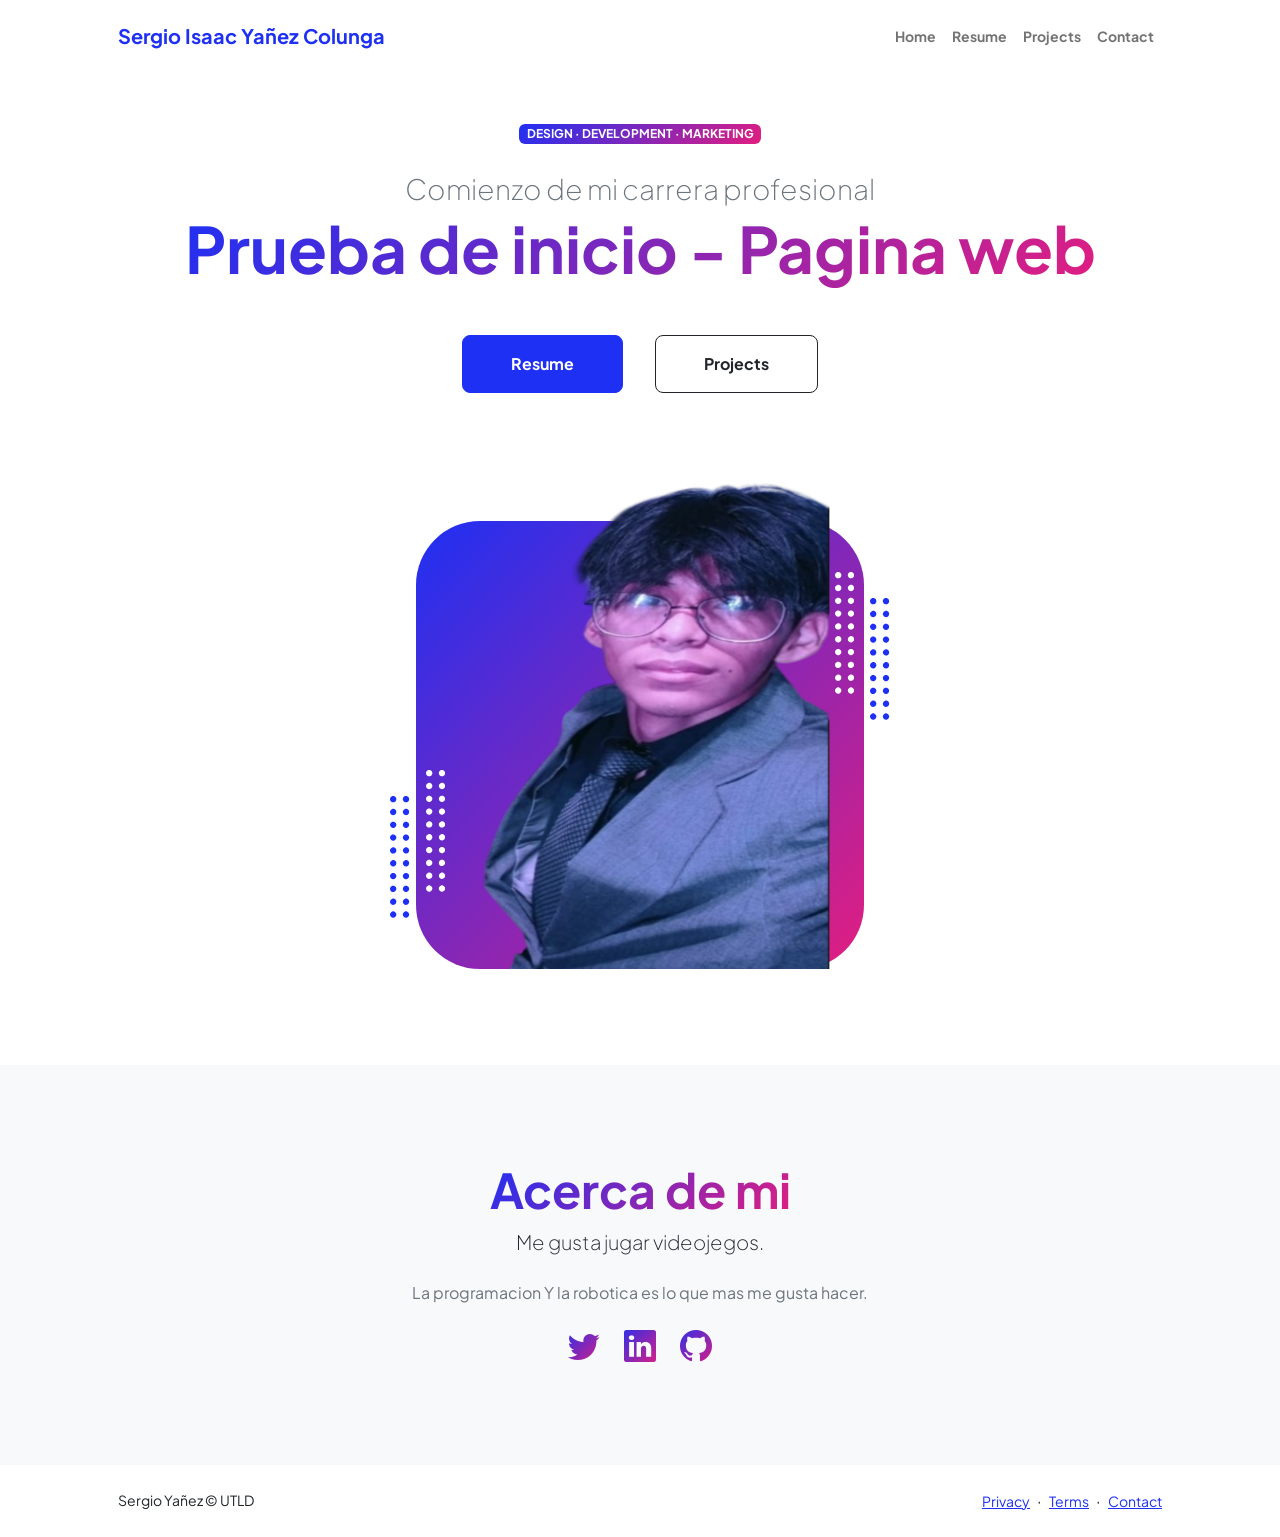
<file: index.html>
<!DOCTYPE html>
<html lang="en">
    <head>
        <meta charset="utf-8" />
        <meta name="viewport" content="width=device-width, initial-scale=1, shrink-to-fit=no" />
        <meta name="description" content="" />
        <meta name="author" content="" />
        <title>Personal - Start Bootstrap Theme</title>
        <!-- Favicon-->
        <link rel="icon" type="image/x-icon" href="assets/favicon.ico" />
        <!-- Custom Google font-->
        <link rel="preconnect" href="https://fonts.googleapis.com" />
        <link rel="preconnect" href="https://fonts.gstatic.com" crossorigin />
        <link href="https://fonts.googleapis.com/css2?family=Plus+Jakarta+Sans:wght@100;200;300;400;500;600;700;800;900&amp;display=swap" rel="stylesheet" />
        <!-- Bootstrap icons-->
        <link href="https://cdn.jsdelivr.net/npm/bootstrap-icons@1.8.1/font/bootstrap-icons.css" rel="stylesheet" />
        <!-- Core theme CSS (includes Bootstrap)-->
        <link href="css/styles.css" rel="stylesheet" />
    </head>
    <body class="d-flex flex-column h-100">
        <main class="flex-shrink-0">
            <!-- Navigation-->
            <nav class="navbar navbar-expand-lg navbar-light bg-white py-3">
                <div class="container px-5">
                    <a class="navbar-brand" href="index.html"><span class="fw-bolder text-primary">Sergio Isaac Yañez Colunga</span></a>
                    <button class="navbar-toggler" type="button" data-bs-toggle="collapse" data-bs-target="#navbarSupportedContent" aria-controls="navbarSupportedContent" aria-expanded="false" aria-label="Toggle navigation"><span class="navbar-toggler-icon"></span></button>
                    <div class="collapse navbar-collapse" id="navbarSupportedContent">
                        <ul class="navbar-nav ms-auto mb-2 mb-lg-0 small fw-bolder">
                            <li class="nav-item"><a class="nav-link" href="index.html">Home</a></li>
                            <li class="nav-item"><a class="nav-link" href="resume.html">Resume</a></li>
                            <li class="nav-item"><a class="nav-link" href="projects.html">Projects</a></li>
                            <li class="nav-item"><a class="nav-link" href="contact.html">Contact</a></li>
                        </ul>
                    </div>
                </div>
            </nav>
            <!-- Header-->
            <header class="py-5">
                <div class="container px-5 pb-5">
                    <div class="row gx-5 align-items-center">
                        <div class="col-xxl-5">
                            <!-- Header text content-->
                            <div class="text-center text-xxl-start">
                                <div class="badge bg-gradient-primary-to-secondary text-white mb-4"><div class="text-uppercase">Design &middot; Development &middot; Marketing</div></div>
                                <div class="fs-3 fw-light text-muted">Comienzo de mi carrera profesional</div>
                                <h1 class="display-3 fw-bolder mb-5"><span class="text-gradient d-inline">Prueba de inicio - Pagina web</span></h1>
                                <div class="d-grid gap-3 d-sm-flex justify-content-sm-center justify-content-xxl-start mb-3">
                                    <a class="btn btn-primary btn-lg px-5 py-3 me-sm-3 fs-6 fw-bolder" href="resume.html">Resume</a>
                                    <a class="btn btn-outline-dark btn-lg px-5 py-3 fs-6 fw-bolder" href="projects.html">Projects</a>
                                </div>
                            </div>
                        </div>
                        <div class="col-xxl-7">
                            <!-- Header profile picture-->
                            <div class="d-flex justify-content-center mt-5 mt-xxl-0">
                                <div class="profile bg-gradient-primary-to-secondary">
                                    <!-- TIP: For best results, use a photo with a transparent background like the demo example below-->
                                    <!-- Watch a tutorial on how to do this on YouTube (link)-->
                                    <img class="profile-img" src="assets/profile.png" alt="..." />
                                    <div class="dots-1">
                                        <!-- SVG Dots-->
                                        <svg version="1.1" xmlns="http://www.w3.org/2000/svg" xmlns:xlink="http://www.w3.org/1999/xlink" x="0px" y="0px" viewBox="0 0 191.6 1215.4" style="enable-background: new 0 0 191.6 1215.4" xml:space="preserve">
                                            <g transform="translate(0.000000,1280.000000) scale(0.100000,-0.100000)">
                                                <path d="M227.7,12788.6c-105-35-200-141-222-248c-43-206,163-412,369-369c155,32,275,190,260,339c-11,105-90,213-190,262        C383.7,12801.6,289.7,12808.6,227.7,12788.6z"></path>
                                                <path d="M1507.7,12788.6c-151-50-253-216-222-362c25-119,136-230,254-255c194-41,395,142,375,339c-11,105-90,213-190,262        C1663.7,12801.6,1569.7,12808.6,1507.7,12788.6z"></path>
                                                <path d="M227.7,11508.6c-105-35-200-141-222-248c-43-206,163-412,369-369c155,32,275,190,260,339c-11,105-90,213-190,262        C383.7,11521.6,289.7,11528.6,227.7,11508.6z"></path>
                                                <path d="M1507.7,11508.6c-151-50-253-216-222-362c25-119,136-230,254-255c194-41,395,142,375,339c-11,105-90,213-190,262        C1663.7,11521.6,1569.7,11528.6,1507.7,11508.6z"></path>
                                                <path d="M227.7,10228.6c-105-35-200-141-222-248c-43-206,163-412,369-369c155,32,275,190,260,339c-11,105-90,213-190,262        C383.7,10241.6,289.7,10248.6,227.7,10228.6z"></path>
                                                <path d="M1507.7,10228.6c-105-35-200-141-222-248c-43-206,163-412,369-369c155,32,275,190,260,339c-11,105-90,213-190,262        C1663.7,10241.6,1569.7,10248.6,1507.7,10228.6z"></path>
                                                <path d="M227.7,8948.6c-105-35-200-141-222-248c-43-206,163-412,369-369c155,32,275,190,260,339c-11,105-90,213-190,262        C383.7,8961.6,289.7,8968.6,227.7,8948.6z"></path>
                                                <path d="M1507.7,8948.6c-105-35-200-141-222-248c-43-206,163-412,369-369c155,32,275,190,260,339c-11,105-90,213-190,262        C1663.7,8961.6,1569.7,8968.6,1507.7,8948.6z"></path>
                                                <path d="M227.7,7668.6c-105-35-200-141-222-248c-43-206,163-412,369-369c155,32,275,190,260,339c-11,105-90,213-190,262        C383.7,7681.6,289.7,7688.6,227.7,7668.6z"></path>
                                                <path d="M1507.7,7668.6c-105-35-200-141-222-248c-43-206,163-412,369-369c155,32,275,190,260,339c-11,105-90,213-190,262        C1663.7,7681.6,1569.7,7688.6,1507.7,7668.6z"></path>
                                                <path d="M227.7,6388.6c-105-35-200-141-222-248c-43-206,163-412,369-369c155,32,275,190,260,339c-11,105-90,213-190,262        C383.7,6401.6,289.7,6408.6,227.7,6388.6z"></path>
                                                <path d="M1507.7,6388.6c-105-35-200-141-222-248c-43-206,163-412,369-369c155,32,275,190,260,339c-11,105-90,213-190,262        C1663.7,6401.6,1569.7,6408.6,1507.7,6388.6z"></path>
                                                <path d="M227.7,5108.6c-105-35-200-141-222-248c-43-206,163-412,369-369c155,32,275,190,260,339c-11,105-90,213-190,262        C383.7,5121.6,289.7,5128.6,227.7,5108.6z"></path>
                                                <path d="M1507.7,5108.6c-105-35-200-141-222-248c-43-206,163-412,369-369c155,32,275,190,260,339c-11,105-90,213-190,262        C1663.7,5121.6,1569.7,5128.6,1507.7,5108.6z"></path>
                                                <path d="M227.7,3828.6c-105-35-200-141-222-248c-43-206,163-412,369-369c155,32,275,190,260,339c-11,105-90,213-190,262        C383.7,3841.6,289.7,3848.6,227.7,3828.6z"></path>
                                                <path d="M1507.7,3828.6c-105-35-200-141-222-248c-43-206,163-412,369-369c155,32,275,190,260,339c-11,105-90,213-190,262        C1663.7,3841.6,1569.7,3848.6,1507.7,3828.6z"></path>
                                                <path d="M227.7,2548.6c-105-35-200-141-222-248c-43-206,163-412,369-369c155,32,275,190,260,339c-11,105-90,213-190,262        C383.7,2561.6,289.7,2568.6,227.7,2548.6z"></path>
                                                <path d="M1507.7,2548.6c-105-35-200-141-222-248c-43-206,163-412,369-369c155,32,275,190,260,339c-11,105-90,213-190,262        C1663.7,2561.6,1569.7,2568.6,1507.7,2548.6z"></path>
                                                <path d="M227.7,1268.6c-105-35-200-141-222-248c-43-206,163-412,369-369c155,32,275,190,260,339c-11,105-90,213-190,262        C383.7,1281.6,289.7,1288.6,227.7,1268.6z"></path>
                                                <path d="M1507.7,1268.6c-105-35-200-141-222-248c-43-206,163-412,369-369c155,32,275,190,260,339c-11,105-90,213-190,262        C1663.7,1281.6,1569.7,1288.6,1507.7,1268.6z"></path>
                                            </g>
                                        </svg>
                                        <!-- END of SVG dots-->
                                    </div>
                                    <div class="dots-2">
                                        <!-- SVG Dots-->
                                        <svg version="1.1" xmlns="http://www.w3.org/2000/svg" xmlns:xlink="http://www.w3.org/1999/xlink" x="0px" y="0px" viewBox="0 0 191.6 1215.4" style="enable-background: new 0 0 191.6 1215.4" xml:space="preserve">
                                            <g transform="translate(0.000000,1280.000000) scale(0.100000,-0.100000)">
                                                <path d="M227.7,12788.6c-105-35-200-141-222-248c-43-206,163-412,369-369c155,32,275,190,260,339c-11,105-90,213-190,262        C383.7,12801.6,289.7,12808.6,227.7,12788.6z"></path>
                                                <path d="M1507.7,12788.6c-151-50-253-216-222-362c25-119,136-230,254-255c194-41,395,142,375,339c-11,105-90,213-190,262        C1663.7,12801.6,1569.7,12808.6,1507.7,12788.6z"></path>
                                                <path d="M227.7,11508.6c-105-35-200-141-222-248c-43-206,163-412,369-369c155,32,275,190,260,339c-11,105-90,213-190,262        C383.7,11521.6,289.7,11528.6,227.7,11508.6z"></path>
                                                <path d="M1507.7,11508.6c-151-50-253-216-222-362c25-119,136-230,254-255c194-41,395,142,375,339c-11,105-90,213-190,262        C1663.7,11521.6,1569.7,11528.6,1507.7,11508.6z"></path>
                                                <path d="M227.7,10228.6c-105-35-200-141-222-248c-43-206,163-412,369-369c155,32,275,190,260,339c-11,105-90,213-190,262        C383.7,10241.6,289.7,10248.6,227.7,10228.6z"></path>
                                                <path d="M1507.7,10228.6c-105-35-200-141-222-248c-43-206,163-412,369-369c155,32,275,190,260,339c-11,105-90,213-190,262        C1663.7,10241.6,1569.7,10248.6,1507.7,10228.6z"></path>
                                                <path d="M227.7,8948.6c-105-35-200-141-222-248c-43-206,163-412,369-369c155,32,275,190,260,339c-11,105-90,213-190,262        C383.7,8961.6,289.7,8968.6,227.7,8948.6z"></path>
                                                <path d="M1507.7,8948.6c-105-35-200-141-222-248c-43-206,163-412,369-369c155,32,275,190,260,339c-11,105-90,213-190,262        C1663.7,8961.6,1569.7,8968.6,1507.7,8948.6z"></path>
                                                <path d="M227.7,7668.6c-105-35-200-141-222-248c-43-206,163-412,369-369c155,32,275,190,260,339c-11,105-90,213-190,262        C383.7,7681.6,289.7,7688.6,227.7,7668.6z"></path>
                                                <path d="M1507.7,7668.6c-105-35-200-141-222-248c-43-206,163-412,369-369c155,32,275,190,260,339c-11,105-90,213-190,262        C1663.7,7681.6,1569.7,7688.6,1507.7,7668.6z"></path>
                                                <path d="M227.7,6388.6c-105-35-200-141-222-248c-43-206,163-412,369-369c155,32,275,190,260,339c-11,105-90,213-190,262        C383.7,6401.6,289.7,6408.6,227.7,6388.6z"></path>
                                                <path d="M1507.7,6388.6c-105-35-200-141-222-248c-43-206,163-412,369-369c155,32,275,190,260,339c-11,105-90,213-190,262        C1663.7,6401.6,1569.7,6408.6,1507.7,6388.6z"></path>
                                                <path d="M227.7,5108.6c-105-35-200-141-222-248c-43-206,163-412,369-369c155,32,275,190,260,339c-11,105-90,213-190,262        C383.7,5121.6,289.7,5128.6,227.7,5108.6z"></path>
                                                <path d="M1507.7,5108.6c-105-35-200-141-222-248c-43-206,163-412,369-369c155,32,275,190,260,339c-11,105-90,213-190,262        C1663.7,5121.6,1569.7,5128.6,1507.7,5108.6z"></path>
                                                <path d="M227.7,3828.6c-105-35-200-141-222-248c-43-206,163-412,369-369c155,32,275,190,260,339c-11,105-90,213-190,262        C383.7,3841.6,289.7,3848.6,227.7,3828.6z"></path>
                                                <path d="M1507.7,3828.6c-105-35-200-141-222-248c-43-206,163-412,369-369c155,32,275,190,260,339c-11,105-90,213-190,262        C1663.7,3841.6,1569.7,3848.6,1507.7,3828.6z"></path>
                                                <path d="M227.7,2548.6c-105-35-200-141-222-248c-43-206,163-412,369-369c155,32,275,190,260,339c-11,105-90,213-190,262        C383.7,2561.6,289.7,2568.6,227.7,2548.6z"></path>
                                                <path d="M1507.7,2548.6c-105-35-200-141-222-248c-43-206,163-412,369-369c155,32,275,190,260,339c-11,105-90,213-190,262        C1663.7,2561.6,1569.7,2568.6,1507.7,2548.6z"></path>
                                                <path d="M227.7,1268.6c-105-35-200-141-222-248c-43-206,163-412,369-369c155,32,275,190,260,339c-11,105-90,213-190,262        C383.7,1281.6,289.7,1288.6,227.7,1268.6z"></path>
                                                <path d="M1507.7,1268.6c-105-35-200-141-222-248c-43-206,163-412,369-369c155,32,275,190,260,339c-11,105-90,213-190,262        C1663.7,1281.6,1569.7,1288.6,1507.7,1268.6z"></path>
                                            </g>
                                        </svg>
                                        <!-- END of SVG dots-->
                                    </div>
                                    <div class="dots-3">
                                        <!-- SVG Dots-->
                                        <svg version="1.1" xmlns="http://www.w3.org/2000/svg" xmlns:xlink="http://www.w3.org/1999/xlink" x="0px" y="0px" viewBox="0 0 191.6 1215.4" style="enable-background: new 0 0 191.6 1215.4" xml:space="preserve">
                                            <g transform="translate(0.000000,1280.000000) scale(0.100000,-0.100000)">
                                                <path d="M227.7,12788.6c-105-35-200-141-222-248c-43-206,163-412,369-369c155,32,275,190,260,339c-11,105-90,213-190,262        C383.7,12801.6,289.7,12808.6,227.7,12788.6z"></path>
                                                <path d="M1507.7,12788.6c-151-50-253-216-222-362c25-119,136-230,254-255c194-41,395,142,375,339c-11,105-90,213-190,262        C1663.7,12801.6,1569.7,12808.6,1507.7,12788.6z"></path>
                                                <path d="M227.7,11508.6c-105-35-200-141-222-248c-43-206,163-412,369-369c155,32,275,190,260,339c-11,105-90,213-190,262        C383.7,11521.6,289.7,11528.6,227.7,11508.6z"></path>
                                                <path d="M1507.7,11508.6c-151-50-253-216-222-362c25-119,136-230,254-255c194-41,395,142,375,339c-11,105-90,213-190,262        C1663.7,11521.6,1569.7,11528.6,1507.7,11508.6z"></path>
                                                <path d="M227.7,10228.6c-105-35-200-141-222-248c-43-206,163-412,369-369c155,32,275,190,260,339c-11,105-90,213-190,262        C383.7,10241.6,289.7,10248.6,227.7,10228.6z"></path>
                                                <path d="M1507.7,10228.6c-105-35-200-141-222-248c-43-206,163-412,369-369c155,32,275,190,260,339c-11,105-90,213-190,262        C1663.7,10241.6,1569.7,10248.6,1507.7,10228.6z"></path>
                                                <path d="M227.7,8948.6c-105-35-200-141-222-248c-43-206,163-412,369-369c155,32,275,190,260,339c-11,105-90,213-190,262        C383.7,8961.6,289.7,8968.6,227.7,8948.6z"></path>
                                                <path d="M1507.7,8948.6c-105-35-200-141-222-248c-43-206,163-412,369-369c155,32,275,190,260,339c-11,105-90,213-190,262        C1663.7,8961.6,1569.7,8968.6,1507.7,8948.6z"></path>
                                                <path d="M227.7,7668.6c-105-35-200-141-222-248c-43-206,163-412,369-369c155,32,275,190,260,339c-11,105-90,213-190,262        C383.7,7681.6,289.7,7688.6,227.7,7668.6z"></path>
                                                <path d="M1507.7,7668.6c-105-35-200-141-222-248c-43-206,163-412,369-369c155,32,275,190,260,339c-11,105-90,213-190,262        C1663.7,7681.6,1569.7,7688.6,1507.7,7668.6z"></path>
                                                <path d="M227.7,6388.6c-105-35-200-141-222-248c-43-206,163-412,369-369c155,32,275,190,260,339c-11,105-90,213-190,262        C383.7,6401.6,289.7,6408.6,227.7,6388.6z"></path>
                                                <path d="M1507.7,6388.6c-105-35-200-141-222-248c-43-206,163-412,369-369c155,32,275,190,260,339c-11,105-90,213-190,262        C1663.7,6401.6,1569.7,6408.6,1507.7,6388.6z"></path>
                                                <path d="M227.7,5108.6c-105-35-200-141-222-248c-43-206,163-412,369-369c155,32,275,190,260,339c-11,105-90,213-190,262        C383.7,5121.6,289.7,5128.6,227.7,5108.6z"></path>
                                                <path d="M1507.7,5108.6c-105-35-200-141-222-248c-43-206,163-412,369-369c155,32,275,190,260,339c-11,105-90,213-190,262        C1663.7,5121.6,1569.7,5128.6,1507.7,5108.6z"></path>
                                                <path d="M227.7,3828.6c-105-35-200-141-222-248c-43-206,163-412,369-369c155,32,275,190,260,339c-11,105-90,213-190,262        C383.7,3841.6,289.7,3848.6,227.7,3828.6z"></path>
                                                <path d="M1507.7,3828.6c-105-35-200-141-222-248c-43-206,163-412,369-369c155,32,275,190,260,339c-11,105-90,213-190,262        C1663.7,3841.6,1569.7,3848.6,1507.7,3828.6z"></path>
                                                <path d="M227.7,2548.6c-105-35-200-141-222-248c-43-206,163-412,369-369c155,32,275,190,260,339c-11,105-90,213-190,262        C383.7,2561.6,289.7,2568.6,227.7,2548.6z"></path>
                                                <path d="M1507.7,2548.6c-105-35-200-141-222-248c-43-206,163-412,369-369c155,32,275,190,260,339c-11,105-90,213-190,262        C1663.7,2561.6,1569.7,2568.6,1507.7,2548.6z"></path>
                                                <path d="M227.7,1268.6c-105-35-200-141-222-248c-43-206,163-412,369-369c155,32,275,190,260,339c-11,105-90,213-190,262        C383.7,1281.6,289.7,1288.6,227.7,1268.6z"></path>
                                                <path d="M1507.7,1268.6c-105-35-200-141-222-248c-43-206,163-412,369-369c155,32,275,190,260,339c-11,105-90,213-190,262        C1663.7,1281.6,1569.7,1288.6,1507.7,1268.6z"></path>
                                            </g>
                                        </svg>
                                        <!-- END of SVG dots-->
                                    </div>
                                    <div class="dots-4">
                                        <!-- SVG Dots-->
                                        <svg version="1.1" xmlns="http://www.w3.org/2000/svg" xmlns:xlink="http://www.w3.org/1999/xlink" x="0px" y="0px" viewBox="0 0 191.6 1215.4" style="enable-background: new 0 0 191.6 1215.4" xml:space="preserve">
                                            <g transform="translate(0.000000,1280.000000) scale(0.100000,-0.100000)">
                                                <path d="M227.7,12788.6c-105-35-200-141-222-248c-43-206,163-412,369-369c155,32,275,190,260,339c-11,105-90,213-190,262        C383.7,12801.6,289.7,12808.6,227.7,12788.6z"></path>
                                                <path d="M1507.7,12788.6c-151-50-253-216-222-362c25-119,136-230,254-255c194-41,395,142,375,339c-11,105-90,213-190,262        C1663.7,12801.6,1569.7,12808.6,1507.7,12788.6z"></path>
                                                <path d="M227.7,11508.6c-105-35-200-141-222-248c-43-206,163-412,369-369c155,32,275,190,260,339c-11,105-90,213-190,262        C383.7,11521.6,289.7,11528.6,227.7,11508.6z"></path>
                                                <path d="M1507.7,11508.6c-151-50-253-216-222-362c25-119,136-230,254-255c194-41,395,142,375,339c-11,105-90,213-190,262        C1663.7,11521.6,1569.7,11528.6,1507.7,11508.6z"></path>
                                                <path d="M227.7,10228.6c-105-35-200-141-222-248c-43-206,163-412,369-369c155,32,275,190,260,339c-11,105-90,213-190,262        C383.7,10241.6,289.7,10248.6,227.7,10228.6z"></path>
                                                <path d="M1507.7,10228.6c-105-35-200-141-222-248c-43-206,163-412,369-369c155,32,275,190,260,339c-11,105-90,213-190,262        C1663.7,10241.6,1569.7,10248.6,1507.7,10228.6z"></path>
                                                <path d="M227.7,8948.6c-105-35-200-141-222-248c-43-206,163-412,369-369c155,32,275,190,260,339c-11,105-90,213-190,262        C383.7,8961.6,289.7,8968.6,227.7,8948.6z"></path>
                                                <path d="M1507.7,8948.6c-105-35-200-141-222-248c-43-206,163-412,369-369c155,32,275,190,260,339c-11,105-90,213-190,262        C1663.7,8961.6,1569.7,8968.6,1507.7,8948.6z"></path>
                                                <path d="M227.7,7668.6c-105-35-200-141-222-248c-43-206,163-412,369-369c155,32,275,190,260,339c-11,105-90,213-190,262        C383.7,7681.6,289.7,7688.6,227.7,7668.6z"></path>
                                                <path d="M1507.7,7668.6c-105-35-200-141-222-248c-43-206,163-412,369-369c155,32,275,190,260,339c-11,105-90,213-190,262        C1663.7,7681.6,1569.7,7688.6,1507.7,7668.6z"></path>
                                                <path d="M227.7,6388.6c-105-35-200-141-222-248c-43-206,163-412,369-369c155,32,275,190,260,339c-11,105-90,213-190,262        C383.7,6401.6,289.7,6408.6,227.7,6388.6z"></path>
                                                <path d="M1507.7,6388.6c-105-35-200-141-222-248c-43-206,163-412,369-369c155,32,275,190,260,339c-11,105-90,213-190,262        C1663.7,6401.6,1569.7,6408.6,1507.7,6388.6z"></path>
                                                <path d="M227.7,5108.6c-105-35-200-141-222-248c-43-206,163-412,369-369c155,32,275,190,260,339c-11,105-90,213-190,262        C383.7,5121.6,289.7,5128.6,227.7,5108.6z"></path>
                                                <path d="M1507.7,5108.6c-105-35-200-141-222-248c-43-206,163-412,369-369c155,32,275,190,260,339c-11,105-90,213-190,262        C1663.7,5121.6,1569.7,5128.6,1507.7,5108.6z"></path>
                                                <path d="M227.7,3828.6c-105-35-200-141-222-248c-43-206,163-412,369-369c155,32,275,190,260,339c-11,105-90,213-190,262        C383.7,3841.6,289.7,3848.6,227.7,3828.6z"></path>
                                                <path d="M1507.7,3828.6c-105-35-200-141-222-248c-43-206,163-412,369-369c155,32,275,190,260,339c-11,105-90,213-190,262        C1663.7,3841.6,1569.7,3848.6,1507.7,3828.6z"></path>
                                                <path d="M227.7,2548.6c-105-35-200-141-222-248c-43-206,163-412,369-369c155,32,275,190,260,339c-11,105-90,213-190,262        C383.7,2561.6,289.7,2568.6,227.7,2548.6z"></path>
                                                <path d="M1507.7,2548.6c-105-35-200-141-222-248c-43-206,163-412,369-369c155,32,275,190,260,339c-11,105-90,213-190,262        C1663.7,2561.6,1569.7,2568.6,1507.7,2548.6z"></path>
                                                <path d="M227.7,1268.6c-105-35-200-141-222-248c-43-206,163-412,369-369c155,32,275,190,260,339c-11,105-90,213-190,262        C383.7,1281.6,289.7,1288.6,227.7,1268.6z"></path>
                                                <path d="M1507.7,1268.6c-105-35-200-141-222-248c-43-206,163-412,369-369c155,32,275,190,260,339c-11,105-90,213-190,262        C1663.7,1281.6,1569.7,1288.6,1507.7,1268.6z"></path>
                                            </g>
                                        </svg>
                                        <!-- END of SVG dots-->
                                    </div>
                                </div>
                            </div>
                        </div>
                    </div>
                </div>
            </header>
            <!-- About Section-->
            <section class="bg-light py-5">
                <div class="container px-5">
                    <div class="row gx-5 justify-content-center">
                        <div class="col-xxl-8">
                            <div class="text-center my-5">
                                <h2 class="display-5 fw-bolder"><span class="text-gradient d-inline">Acerca de mi</span></h2>
                                <p class="lead fw-light mb-4">Me gusta jugar videojegos.</p>
                                <p class="text-muted">La programacion Y la robotica es lo que mas me gusta hacer.</p>
                                <div class="d-flex justify-content-center fs-2 gap-4">
                                    <a class="text-gradient" href="#!"><i class="bi bi-twitter"></i></a>
                                    <a class="text-gradient" href="#!"><i class="bi bi-linkedin"></i></a>
                                    <a class="text-gradient" href="#!"><i class="bi bi-github"></i></a>
                                </div>
                            </div>
                        </div>
                    </div>
                </div>
            </section>
        </main>
        <!-- Footer-->
        <footer class="bg-white py-4 mt-auto">
            <div class="container px-5">
                <div class="row align-items-center justify-content-between flex-column flex-sm-row">
                    <div class="col-auto"><div class="small m-0">Sergio Yañez &copy; UTLD</div></div>
                    <div class="col-auto">
                        <a class="small" href="#!">Privacy</a>
                        <span class="mx-1">&middot;</span>
                        <a class="small" href="#!">Terms</a>
                        <span class="mx-1">&middot;</span>
                        <a class="small" href="#!">Contact</a>
                    </div>
                </div>
            </div>
        </footer>
        <!-- Bootstrap core JS-->
        <script src="https://cdn.jsdelivr.net/npm/bootstrap@5.2.3/dist/js/bootstrap.bundle.min.js"></script>
        <!-- Core theme JS-->
        <script src="js/scripts.js"></script>
    </body>
</html>
</file>
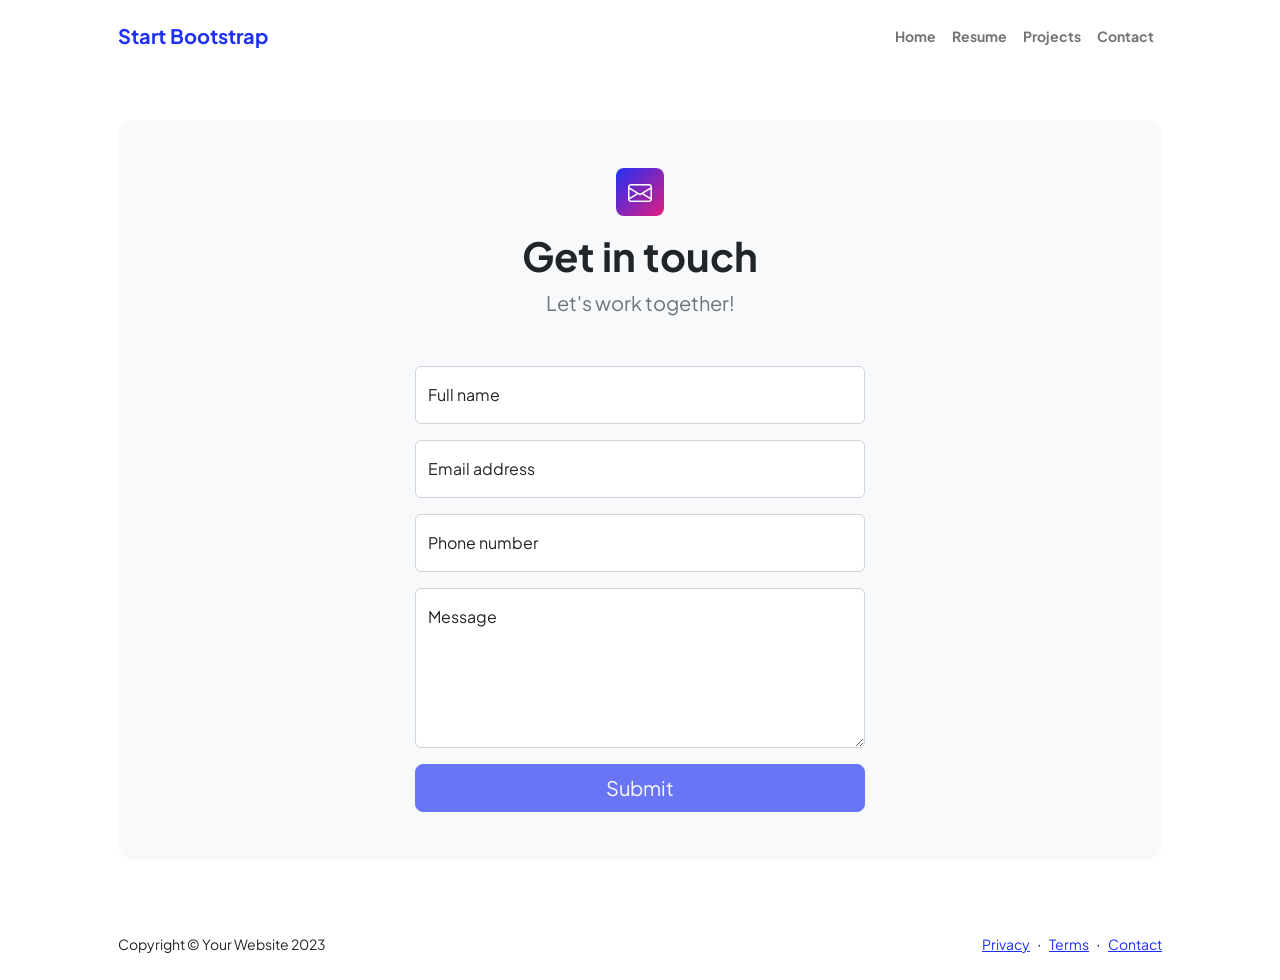
<file: contact.html>
<!DOCTYPE html>
<html lang="en">
    <head>
        <meta charset="utf-8" />
        <meta name="viewport" content="width=device-width, initial-scale=1, shrink-to-fit=no" />
        <meta name="description" content />
        <meta name="author" content />
        <title>Modern Business - Start Bootstrap Template</title>
        <!-- Favicon-->
        <link rel="icon" type="image/x-icon" href="assets/favicon.ico" />
        <!-- Custom Google font-->
        <link rel="preconnect" href="https://fonts.googleapis.com" />
        <link rel="preconnect" href="https://fonts.gstatic.com" crossorigin />
        <link href="https://fonts.googleapis.com/css2?family=Plus+Jakarta+Sans:wght@100;200;300;400;500;600;700;800;900&amp;display=swap" rel="stylesheet" />
        <!-- Bootstrap icons-->
        <link href="https://cdn.jsdelivr.net/npm/bootstrap-icons@1.8.1/font/bootstrap-icons.css" rel="stylesheet" />
        <!-- Core theme CSS (includes Bootstrap)-->
        <link href="css/styles.css" rel="stylesheet" />
    </head>
    <body class="d-flex flex-column">
        <main class="flex-shrink-0">
            <!-- Navigation-->
            <nav class="navbar navbar-expand-lg navbar-light bg-white py-3">
                <div class="container px-5">
                    <a class="navbar-brand" href="index.html"><span class="fw-bolder text-primary">Start Bootstrap</span></a>
                    <button class="navbar-toggler" type="button" data-bs-toggle="collapse" data-bs-target="#navbarSupportedContent" aria-controls="navbarSupportedContent" aria-expanded="false" aria-label="Toggle navigation"><span class="navbar-toggler-icon"></span></button>
                    <div class="collapse navbar-collapse" id="navbarSupportedContent">
                        <ul class="navbar-nav ms-auto mb-2 mb-lg-0 small fw-bolder">
                            <li class="nav-item"><a class="nav-link" href="index.html">Home</a></li>
                            <li class="nav-item"><a class="nav-link" href="resume.html">Resume</a></li>
                            <li class="nav-item"><a class="nav-link" href="projects.html">Projects</a></li>
                            <li class="nav-item"><a class="nav-link" href="contact.html">Contact</a></li>
                        </ul>
                    </div>
                </div>
            </nav>
            <!-- Page content-->
            <section class="py-5">
                <div class="container px-5">
                    <!-- Contact form-->
                    <div class="bg-light rounded-4 py-5 px-4 px-md-5">
                        <div class="text-center mb-5">
                            <div class="feature bg-primary bg-gradient-primary-to-secondary text-white rounded-3 mb-3"><i class="bi bi-envelope"></i></div>
                            <h1 class="fw-bolder">Get in touch</h1>
                            <p class="lead fw-normal text-muted mb-0">Let's work together!</p>
                        </div>
                        <div class="row gx-5 justify-content-center">
                            <div class="col-lg-8 col-xl-6">
                                <!-- * * * * * * * * * * * * * * *-->
                                <!-- * * SB Forms Contact Form * *-->
                                <!-- * * * * * * * * * * * * * * *-->
                                <!-- This form is pre-integrated with SB Forms.-->
                                <!-- To make this form functional, sign up at-->
                                <!-- https://startbootstrap.com/solution/contact-forms-->
                                <!-- to get an API token!-->
                                <form id="contactForm" data-sb-form-api-token="API_TOKEN">
                                    <!-- Name input-->
                                    <div class="form-floating mb-3">
                                        <input class="form-control" id="name" type="text" placeholder="Enter your name..." data-sb-validations="required" />
                                        <label for="name">Full name</label>
                                        <div class="invalid-feedback" data-sb-feedback="name:required">A name is required.</div>
                                    </div>
                                    <!-- Email address input-->
                                    <div class="form-floating mb-3">
                                        <input class="form-control" id="email" type="email" placeholder="name@example.com" data-sb-validations="required,email" />
                                        <label for="email">Email address</label>
                                        <div class="invalid-feedback" data-sb-feedback="email:required">An email is required.</div>
                                        <div class="invalid-feedback" data-sb-feedback="email:email">Email is not valid.</div>
                                    </div>
                                    <!-- Phone number input-->
                                    <div class="form-floating mb-3">
                                        <input class="form-control" id="phone" type="tel" placeholder="(123) 456-7890" data-sb-validations="required" />
                                        <label for="phone">Phone number</label>
                                        <div class="invalid-feedback" data-sb-feedback="phone:required">A phone number is required.</div>
                                    </div>
                                    <!-- Message input-->
                                    <div class="form-floating mb-3">
                                        <textarea class="form-control" id="message" type="text" placeholder="Enter your message here..." style="height: 10rem" data-sb-validations="required"></textarea>
                                        <label for="message">Message</label>
                                        <div class="invalid-feedback" data-sb-feedback="message:required">A message is required.</div>
                                    </div>
                                    <!-- Submit success message-->
                                    <!---->
                                    <!-- This is what your users will see when the form-->
                                    <!-- has successfully submitted-->
                                    <div class="d-none" id="submitSuccessMessage">
                                        <div class="text-center mb-3">
                                            <div class="fw-bolder">Form submission successful!</div>
                                            To activate this form, sign up at
                                            <br />
                                            <a href="https://startbootstrap.com/solution/contact-forms">https://startbootstrap.com/solution/contact-forms</a>
                                        </div>
                                    </div>
                                    <!-- Submit error message-->
                                    <!---->
                                    <!-- This is what your users will see when there is-->
                                    <!-- an error submitting the form-->
                                    <div class="d-none" id="submitErrorMessage"><div class="text-center text-danger mb-3">Error sending message!</div></div>
                                    <!-- Submit Button-->
                                    <div class="d-grid"><button class="btn btn-primary btn-lg disabled" id="submitButton" type="submit">Submit</button></div>
                                </form>
                            </div>
                        </div>
                    </div>
                </div>
            </section>
        </main>
        <!-- Footer-->
        <footer class="bg-white py-4 mt-auto">
            <div class="container px-5">
                <div class="row align-items-center justify-content-between flex-column flex-sm-row">
                    <div class="col-auto"><div class="small m-0">Copyright &copy; Your Website 2023</div></div>
                    <div class="col-auto">
                        <a class="small" href="#!">Privacy</a>
                        <span class="mx-1">&middot;</span>
                        <a class="small" href="#!">Terms</a>
                        <span class="mx-1">&middot;</span>
                        <a class="small" href="#!">Contact</a>
                    </div>
                </div>
            </div>
        </footer>
        <!-- Bootstrap core JS-->
        <script src="https://cdn.jsdelivr.net/npm/bootstrap@5.2.3/dist/js/bootstrap.bundle.min.js"></script>
        <!-- Core theme JS-->
        <script src="js/scripts.js"></script>
        <!-- * * * * * * * * * * * * * * * * * * * * * * * * * * * * * * * * * * * * * * * *-->
        <!-- * *                               SB Forms JS                               * *-->
        <!-- * * Activate your form at https://startbootstrap.com/solution/contact-forms * *-->
        <!-- * * * * * * * * * * * * * * * * * * * * * * * * * * * * * * * * * * * * * * * *-->
        <script src="https://cdn.startbootstrap.com/sb-forms-latest.js"></script>
    </body>
</html>
</file>
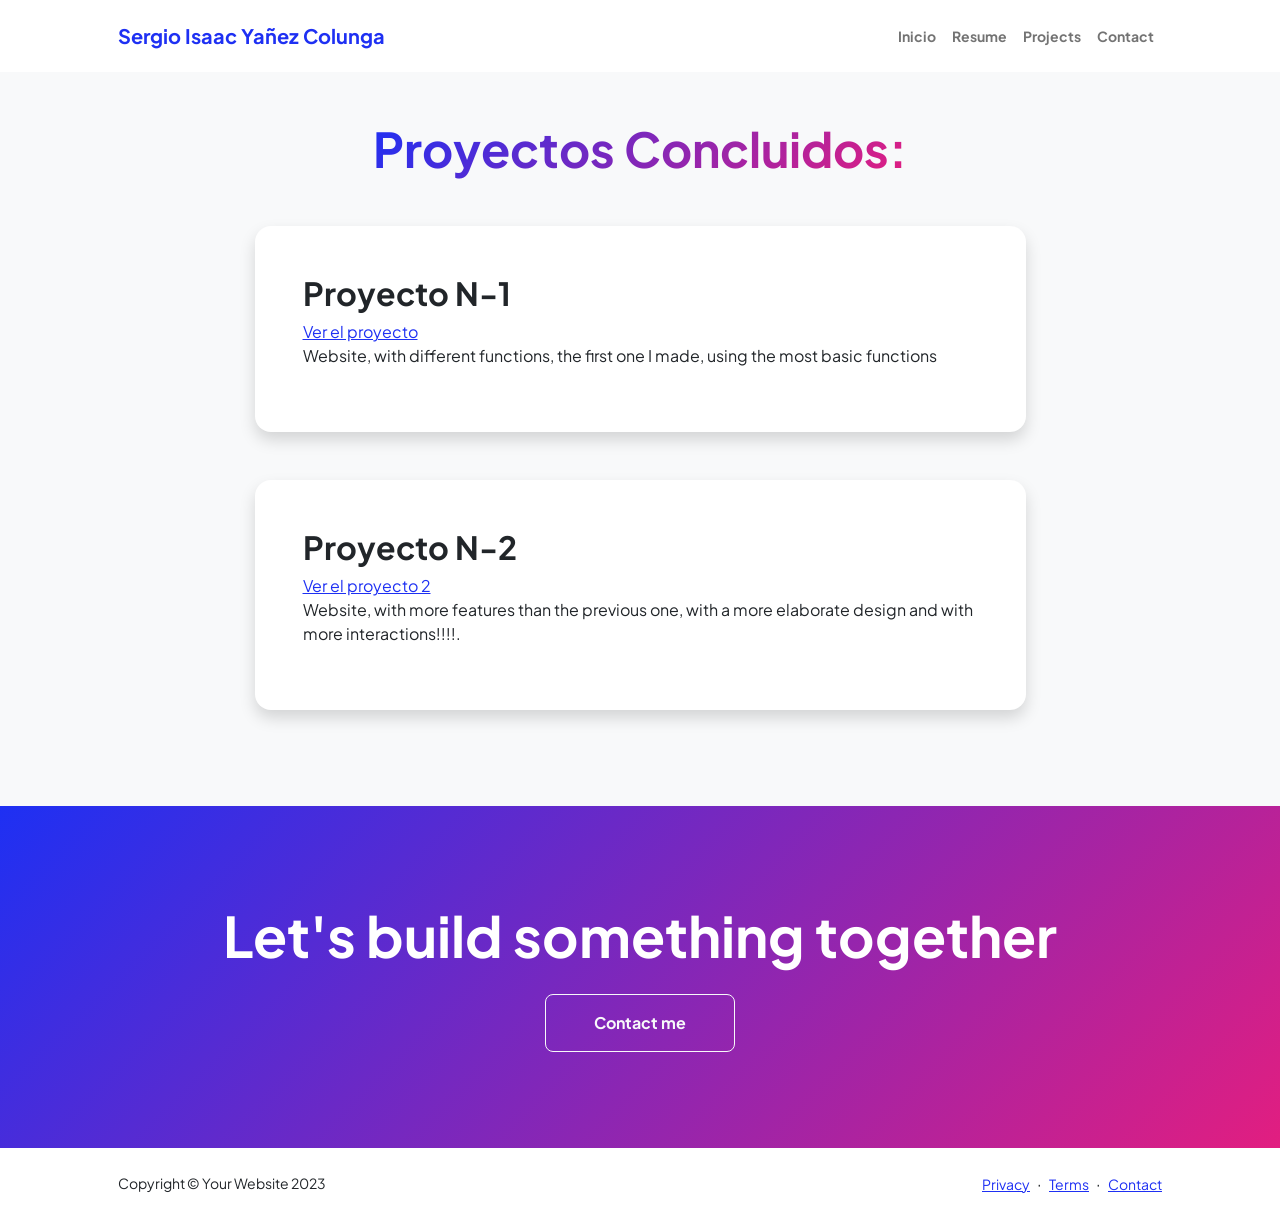
<file: projects.html>
<!DOCTYPE html>
<html lang="en">
    <head>
        <meta charset="utf-8" />
        <meta name="viewport" content="width=device-width, initial-scale=1, shrink-to-fit=no" />
        <meta name="description" content="" />
        <meta name="author" content="" />
        <title>Modern Business - Start Bootstrap Template</title>
        <!-- Favicon-->
        <link rel="icon" type="image/x-icon" href="assets/favicon.ico" />
        <!-- Custom Google font-->
        <link rel="preconnect" href="https://fonts.googleapis.com" />
        <link rel="preconnect" href="https://fonts.gstatic.com" crossorigin />
        <link href="https://fonts.googleapis.com/css2?family=Plus+Jakarta+Sans:wght@100;200;300;400;500;600;700;800;900&amp;display=swap" rel="stylesheet" />
        <!-- Bootstrap icons-->
        <link href="https://cdn.jsdelivr.net/npm/bootstrap-icons@1.8.1/font/bootstrap-icons.css" rel="stylesheet" />
        <!-- Core theme CSS (includes Bootstrap)-->
        <link href="css/styles.css" rel="stylesheet" />
    </head>
    <body class="d-flex flex-column h-100 bg-light">
        <main class="flex-shrink-0">
            <!-- Navigation-->
            <nav class="navbar navbar-expand-lg navbar-light bg-white py-3">
                <div class="container px-5">
                    <a class="navbar-brand" href="index.html"><span class="fw-bolder text-primary">Sergio Isaac Yañez Colunga</span></a>
                    <button class="navbar-toggler" type="button" data-bs-toggle="collapse" data-bs-target="#navbarSupportedContent" aria-controls="navbarSupportedContent" aria-expanded="false" aria-label="Toggle navigation"><span class="navbar-toggler-icon"></span></button>
                    <div class="collapse navbar-collapse" id="navbarSupportedContent">
                        <ul class="navbar-nav ms-auto mb-2 mb-lg-0 small fw-bolder">
                            <li class="nav-item"><a class="nav-link" href="index.html">Inicio</a></li>
                            <li class="nav-item"><a class="nav-link" href="resume.html">Resume</a></li>
                            <li class="nav-item"><a class="nav-link" href="projects.html">Projects</a></li>
                            <li class="nav-item"><a class="nav-link" href="contact.html">Contact</a></li>
                        </ul>
                    </div>
                </div>
            </nav>
            <!-- Projects Section-->
            <section class="py-5">
                <div class="container px-5 mb-5">
                    <div class="text-center mb-5">
                        <h1 class="display-5 fw-bolder mb-0"><span class="text-gradient d-inline">Proyectos Concluidos:</span></h1>
                    </div>
                    <div class="row gx-5 justify-content-center">
                        <div class="col-lg-11 col-xl-9 col-xxl-8">
                            <!-- Project Card 1-->
                            <div class="card overflow-hidden shadow rounded-4 border-0 mb-5">
                                <div class="card-body p-0">
                                    <div class="d-flex align-items-center">
                                        <div class="p-5">
                                            <h2 class="fw-bolder">Proyecto N-1</h2>
                                            <a href="https://m3-v0.github.io/Exercise2/"> Ver el proyecto</a>
                                             <p>Website, with different functions, the first one I made, using the most basic functions</p>
                                            
                                        </div>
                                        
                                    </div>
                                </div>
                            </div>
                            <!-- Project Card 2-->
                            <div class="card overflow-hidden shadow rounded-4 border-0">
                                <div class="card-body p-0">
                                    <div class="d-flex align-items-center">
                                        <div class="p-5">
                                            <h2 class="fw-bolder">Proyecto N-2</h2>
                                           <a href="https://sergioyanez547-spec.github.io/Interactive-Map/"> Ver el proyecto 2</a>
                                            <p>Website, with more features than the previous one, with a more elaborate design and with more interactions!!!!.</p>
                                        </div>
                                       
                                    </div>
                                </div>
                            </div>
                        </div>
                    </div>
                </div>
            </section>
            <!-- Call to action section-->
            <section class="py-5 bg-gradient-primary-to-secondary text-white">
                <div class="container px-5 my-5">
                    <div class="text-center">
                        <h2 class="display-4 fw-bolder mb-4">Let's build something together</h2>
                        <a class="btn btn-outline-light btn-lg px-5 py-3 fs-6 fw-bolder" href="contact.html">Contact me</a>
                    </div>
                </div>
            </section>
        </main>
        <!-- Footer-->
        <footer class="bg-white py-4 mt-auto">
            <div class="container px-5">
                <div class="row align-items-center justify-content-between flex-column flex-sm-row">
                    <div class="col-auto"><div class="small m-0">Copyright &copy; Your Website 2023</div></div>
                    <div class="col-auto">
                        <a class="small" href="#!">Privacy</a>
                        <span class="mx-1">&middot;</span>
                        <a class="small" href="#!">Terms</a>
                        <span class="mx-1">&middot;</span>
                        <a class="small" href="#!">Contact</a>
                    </div>
                </div>
            </div>
        </footer>
        <!-- Bootstrap core JS-->
        <script src="https://cdn.jsdelivr.net/npm/bootstrap@5.2.3/dist/js/bootstrap.bundle.min.js"></script>
        <!-- Core theme JS-->
        <script src="js/scripts.js"></script>
    </body>
</html>
</file>
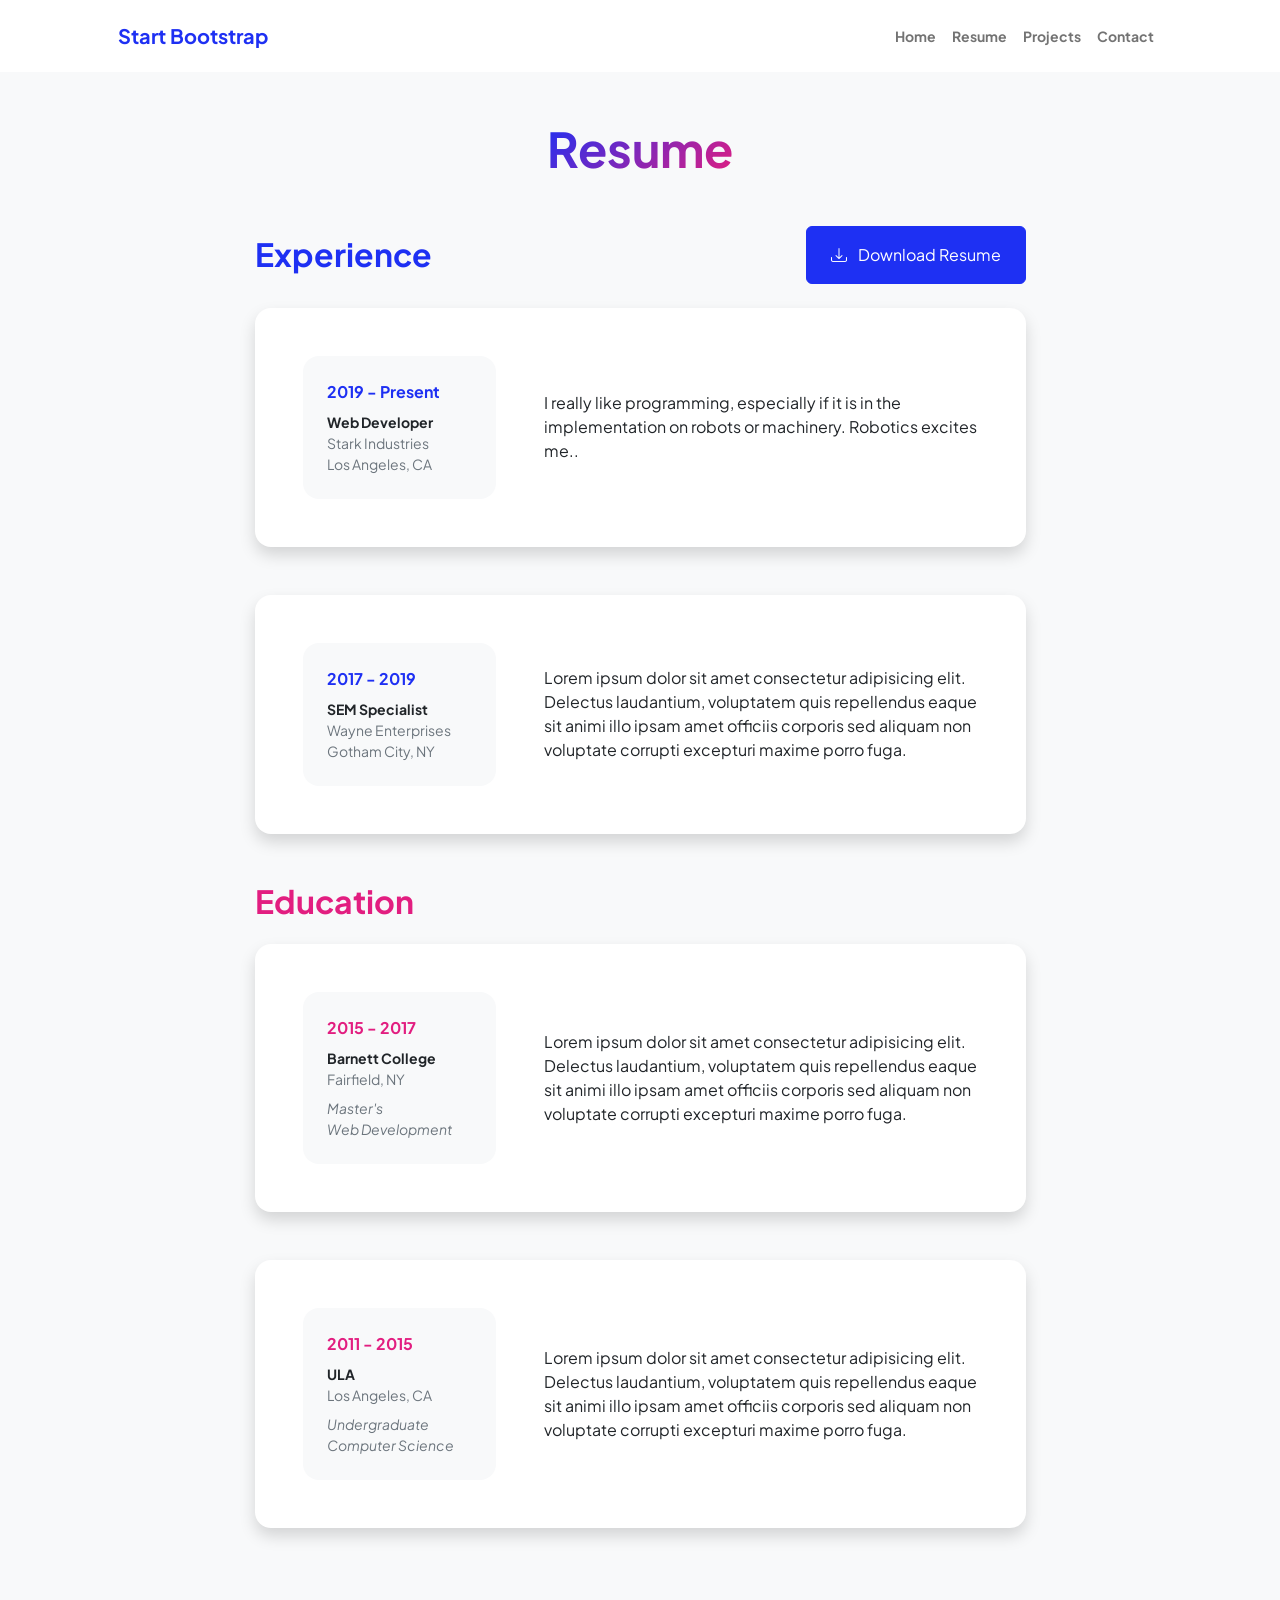
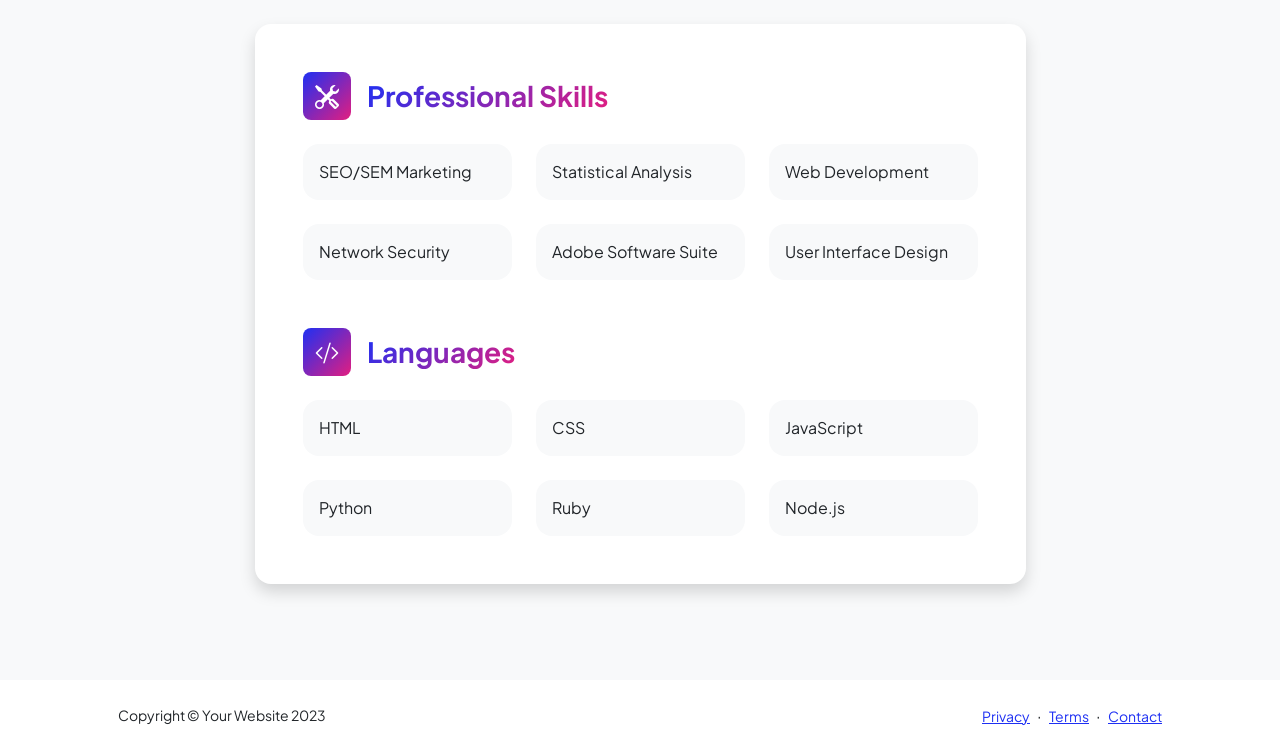
<file: resume.html>
<!DOCTYPE html>
<html lang="en">
    <head>
        <meta charset="utf-8" />
        <meta name="viewport" content="width=device-width, initial-scale=1, shrink-to-fit=no" />
        <meta name="description" content="" />
        <meta name="author" content="" />
        <title>Personal - </title>
        <!-- Favicon-->
        <link rel="icon" type="image/x-icon" href="assets/favicon.ico" />
        <!-- Custom Google font-->
        <link rel="preconnect" href="https://fonts.googleapis.com" />
        <link rel="preconnect" href="https://fonts.gstatic.com" crossorigin />
        <link href="https://fonts.googleapis.com/css2?family=Plus+Jakarta+Sans:wght@100;200;300;400;500;600;700;800;900&amp;display=swap" rel="stylesheet" />
        <!-- Bootstrap icons-->
        <link href="https://cdn.jsdelivr.net/npm/bootstrap-icons@1.8.1/font/bootstrap-icons.css" rel="stylesheet" />
        <!-- Core theme CSS (includes Bootstrap)-->
        <link href="css/styles.css" rel="stylesheet" />
    </head>
    <body class="d-flex flex-column h-100 bg-light">
        <main class="flex-shrink-0">
            <!-- Navigation-->
            <nav class="navbar navbar-expand-lg navbar-light bg-white py-3">
                <div class="container px-5">
                    <a class="navbar-brand" href="index.html"><span class="fw-bolder text-primary">Start Bootstrap</span></a>
                    <button class="navbar-toggler" type="button" data-bs-toggle="collapse" data-bs-target="#navbarSupportedContent" aria-controls="navbarSupportedContent" aria-expanded="false" aria-label="Toggle navigation"><span class="navbar-toggler-icon"></span></button>
                    <div class="collapse navbar-collapse" id="navbarSupportedContent">
                        <ul class="navbar-nav ms-auto mb-2 mb-lg-0 small fw-bolder">
                            <li class="nav-item"><a class="nav-link" href="index.html">Home</a></li>
                            <li class="nav-item"><a class="nav-link" href="resume.html">Resume</a></li>
                            <li class="nav-item"><a class="nav-link" href="projects.html">Projects</a></li>
                            <li class="nav-item"><a class="nav-link" href="contact.html">Contact</a></li>
                        </ul>
                    </div>
                </div>
            </nav>
            <!-- Page Content-->
            <div class="container px-5 my-5">
                <div class="text-center mb-5">
                    <h1 class="display-5 fw-bolder mb-0"><span class="text-gradient d-inline">Resume</span></h1>
                </div>
                <div class="row gx-5 justify-content-center">
                    <div class="col-lg-11 col-xl-9 col-xxl-8">
                        <!-- Experience Section-->
                        <section>
                            <div class="d-flex align-items-center justify-content-between mb-4">
                                <h2 class="text-primary fw-bolder mb-0">Experience</h2>
                                <!-- Download resume button-->
                                <!-- Note: Set the link href target to a PDF file within your project-->
                                <a class="btn btn-primary px-4 py-3" href="#!">
                                    <div class="d-inline-block bi bi-download me-2"></div>
                                    Download Resume
                                </a>
                            </div>
                            <!-- Experience Card 1-->
                            <div class="card shadow border-0 rounded-4 mb-5">
                                <div class="card-body p-5">
                                    <div class="row align-items-center gx-5">
                                        <div class="col text-center text-lg-start mb-4 mb-lg-0">
                                            <div class="bg-light p-4 rounded-4">
                                                <div class="text-primary fw-bolder mb-2">2019 - Present</div>
                                                <div class="small fw-bolder">Web Developer</div>
                                                <div class="small text-muted">Stark Industries</div>
                                                <div class="small text-muted">Los Angeles, CA</div>
                                            </div>
                                        </div>
                                        <div class="col-lg-8"><div>I really like programming, especially if it is in the implementation on robots or machinery. Robotics excites me..</div></div>
                                    </div>
                                </div>
                            </div>
                            <!-- Experience Card 2-->
                            <div class="card shadow border-0 rounded-4 mb-5">
                                <div class="card-body p-5">
                                    <div class="row align-items-center gx-5">
                                        <div class="col text-center text-lg-start mb-4 mb-lg-0">
                                            <div class="bg-light p-4 rounded-4">
                                                <div class="text-primary fw-bolder mb-2">2017 - 2019</div>
                                                <div class="small fw-bolder">SEM Specialist</div>
                                                <div class="small text-muted">Wayne Enterprises</div>
                                                <div class="small text-muted">Gotham City, NY</div>
                                            </div>
                                        </div>
                                        <div class="col-lg-8"><div>Lorem ipsum dolor sit amet consectetur adipisicing elit. Delectus laudantium, voluptatem quis repellendus eaque sit animi illo ipsam amet officiis corporis sed aliquam non voluptate corrupti excepturi maxime porro fuga.</div></div>
                                    </div>
                                </div>
                            </div>
                        </section>
                        <!-- Education Section-->
                        <section>
                            <h2 class="text-secondary fw-bolder mb-4">Education</h2>
                            <!-- Education Card 1-->
                            <div class="card shadow border-0 rounded-4 mb-5">
                                <div class="card-body p-5">
                                    <div class="row align-items-center gx-5">
                                        <div class="col text-center text-lg-start mb-4 mb-lg-0">
                                            <div class="bg-light p-4 rounded-4">
                                                <div class="text-secondary fw-bolder mb-2">2015 - 2017</div>
                                                <div class="mb-2">
                                                    <div class="small fw-bolder">Barnett College</div>
                                                    <div class="small text-muted">Fairfield, NY</div>
                                                </div>
                                                <div class="fst-italic">
                                                    <div class="small text-muted">Master's</div>
                                                    <div class="small text-muted">Web Development</div>
                                                </div>
                                            </div>
                                        </div>
                                        <div class="col-lg-8"><div>Lorem ipsum dolor sit amet consectetur adipisicing elit. Delectus laudantium, voluptatem quis repellendus eaque sit animi illo ipsam amet officiis corporis sed aliquam non voluptate corrupti excepturi maxime porro fuga.</div></div>
                                    </div>
                                </div>
                            </div>
                            <!-- Education Card 2-->
                            <div class="card shadow border-0 rounded-4 mb-5">
                                <div class="card-body p-5">
                                    <div class="row align-items-center gx-5">
                                        <div class="col text-center text-lg-start mb-4 mb-lg-0">
                                            <div class="bg-light p-4 rounded-4">
                                                <div class="text-secondary fw-bolder mb-2">2011 - 2015</div>
                                                <div class="mb-2">
                                                    <div class="small fw-bolder">ULA</div>
                                                    <div class="small text-muted">Los Angeles, CA</div>
                                                </div>
                                                <div class="fst-italic">
                                                    <div class="small text-muted">Undergraduate</div>
                                                    <div class="small text-muted">Computer Science</div>
                                                </div>
                                            </div>
                                        </div>
                                        <div class="col-lg-8"><div>Lorem ipsum dolor sit amet consectetur adipisicing elit. Delectus laudantium, voluptatem quis repellendus eaque sit animi illo ipsam amet officiis corporis sed aliquam non voluptate corrupti excepturi maxime porro fuga.</div></div>
                                    </div>
                                </div>
                            </div>
                        </section>
                        <!-- Divider-->
                        <div class="pb-5"></div>
                        <!-- Skills Section-->
                        <section>
                            <!-- Skillset Card-->
                            <div class="card shadow border-0 rounded-4 mb-5">
                                <div class="card-body p-5">
                                    <!-- Professional skills list-->
                                    <div class="mb-5">
                                        <div class="d-flex align-items-center mb-4">
                                            <div class="feature bg-primary bg-gradient-primary-to-secondary text-white rounded-3 me-3"><i class="bi bi-tools"></i></div>
                                            <h3 class="fw-bolder mb-0"><span class="text-gradient d-inline">Professional Skills</span></h3>
                                        </div>
                                        <div class="row row-cols-1 row-cols-md-3 mb-4">
                                            <div class="col mb-4 mb-md-0"><div class="d-flex align-items-center bg-light rounded-4 p-3 h-100">SEO/SEM Marketing</div></div>
                                            <div class="col mb-4 mb-md-0"><div class="d-flex align-items-center bg-light rounded-4 p-3 h-100">Statistical Analysis</div></div>
                                            <div class="col"><div class="d-flex align-items-center bg-light rounded-4 p-3 h-100">Web Development</div></div>
                                        </div>
                                        <div class="row row-cols-1 row-cols-md-3">
                                            <div class="col mb-4 mb-md-0"><div class="d-flex align-items-center bg-light rounded-4 p-3 h-100">Network Security</div></div>
                                            <div class="col mb-4 mb-md-0"><div class="d-flex align-items-center bg-light rounded-4 p-3 h-100">Adobe Software Suite</div></div>
                                            <div class="col"><div class="d-flex align-items-center bg-light rounded-4 p-3 h-100">User Interface Design</div></div>
                                        </div>
                                    </div>
                                    <!-- Languages list-->
                                    <div class="mb-0">
                                        <div class="d-flex align-items-center mb-4">
                                            <div class="feature bg-primary bg-gradient-primary-to-secondary text-white rounded-3 me-3"><i class="bi bi-code-slash"></i></div>
                                            <h3 class="fw-bolder mb-0"><span class="text-gradient d-inline">Languages</span></h3>
                                        </div>
                                        <div class="row row-cols-1 row-cols-md-3 mb-4">
                                            <div class="col mb-4 mb-md-0"><div class="d-flex align-items-center bg-light rounded-4 p-3 h-100">HTML</div></div>
                                            <div class="col mb-4 mb-md-0"><div class="d-flex align-items-center bg-light rounded-4 p-3 h-100">CSS</div></div>
                                            <div class="col"><div class="d-flex align-items-center bg-light rounded-4 p-3 h-100">JavaScript</div></div>
                                        </div>
                                        <div class="row row-cols-1 row-cols-md-3">
                                            <div class="col mb-4 mb-md-0"><div class="d-flex align-items-center bg-light rounded-4 p-3 h-100">Python</div></div>
                                            <div class="col mb-4 mb-md-0"><div class="d-flex align-items-center bg-light rounded-4 p-3 h-100">Ruby</div></div>
                                            <div class="col"><div class="d-flex align-items-center bg-light rounded-4 p-3 h-100">Node.js</div></div>
                                        </div>
                                    </div>
                                </div>
                            </div>
                        </section>
                    </div>
                </div>
            </div>
        </main>
        <!-- Footer-->
        <footer class="bg-white py-4 mt-auto">
            <div class="container px-5">
                <div class="row align-items-center justify-content-between flex-column flex-sm-row">
                    <div class="col-auto"><div class="small m-0">Copyright &copy; Your Website 2023</div></div>
                    <div class="col-auto">
                        <a class="small" href="#!">Privacy</a>
                        <span class="mx-1">&middot;</span>
                        <a class="small" href="#!">Terms</a>
                        <span class="mx-1">&middot;</span>
                        <a class="small" href="#!">Contact</a>
                    </div>
                </div>
            </div>
        </footer>
        <!-- Bootstrap core JS-->
        <script src="https://cdn.jsdelivr.net/npm/bootstrap@5.2.3/dist/js/bootstrap.bundle.min.js"></script>
        <!-- Core theme JS-->
        <script src="js/scripts.js"></script>
    </body>
</html>
</file>
